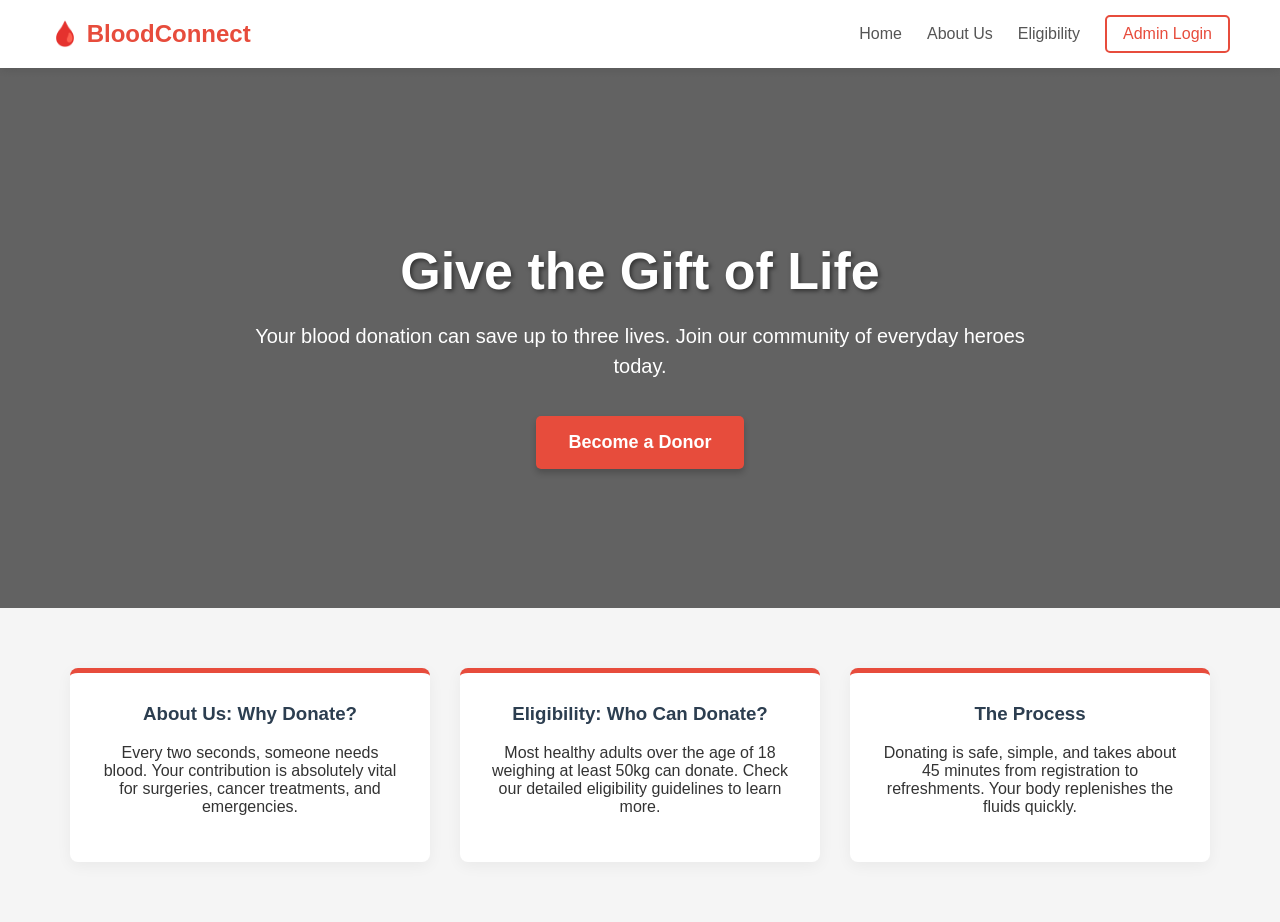
<file: Frontend/index.html>
<!doctype html>
<html lang="en">
  <head>
    <meta charset="UTF-8" />
    <meta name="viewport" content="width=device-width, initial-scale=1.0" />
    <title>BloodConnect - Give the Gift of Life</title>
    <link rel="stylesheet" href="home-style.css" />
  </head>
  <body>
    <nav class="navbar">
      <div class="logo">🩸 BloodConnect</div>

      <div class="nav-links">
        <a href="#home">Home</a>
        <a href="#about">About Us</a>
        <a href="#eligibility">Eligibility</a>
        <a href="login.html" class="admin-btn">Admin Login</a>
      </div>
    </nav>

    <header class="hero" id="home">
      <div class="hero-content">
        <h1>Give the Gift of Life</h1>
        <p>
          Your blood donation can save up to three lives. Join our community of
          everyday heroes today.
        </p>
        <button
          class="cta-btn"
          onclick="window.location.href = 'register.html'"
        >
          Become a Donor
        </button>
      </div>
    </header>

    <section class="info-section">
      <div class="info-card" id="about">
        <h3>About Us: Why Donate?</h3>
        <p>
          Every two seconds, someone needs blood. Your contribution is
          absolutely vital for surgeries, cancer treatments, and emergencies.
        </p>
      </div>

      <div class="info-card" id="eligibility">
        <h3>Eligibility: Who Can Donate?</h3>
        <p>
          Most healthy adults over the age of 18 weighing at least 50kg can
          donate. Check our detailed eligibility guidelines to learn more.
        </p>
      </div>

      <div class="info-card">
        <h3>The Process</h3>
        <p>
          Donating is safe, simple, and takes about 45 minutes from registration
          to refreshments. Your body replenishes the fluids quickly.
        </p>
      </div>
    </section>
  </body>
</html>
</file>
<file: Frontend/home-style.css>
/* Basic Reset & Smooth Scrolling */
html {
  scroll-behavior: smooth;
  scroll-padding-top: 20px;
}

body {
  margin: 0;
  padding: 0;
  font-family: "Segoe UI", Tahoma, Geneva, Verdana, sans-serif;
  background-color: #f5f5f5;
  color: #333;
  overflow-x: hidden; /* Prevents horizontal scrolling on mobile */
}

/* Navbar */
.navbar {
  display: flex;
  justify-content: space-between;
  align-items: center;
  background-color: white;
  padding: 15px 50px;
  box-shadow: 0 2px 10px rgba(0, 0, 0, 0.1);
  flex-wrap: wrap; /* Allows items to move to next line if needed */
}

.logo {
  font-size: 24px;
  font-weight: bold;
  color: #e74c3c;
}

.nav-links {
  display: flex;
  align-items: center;
  flex-wrap: wrap;
  justify-content: center;
}

.nav-links a {
  text-decoration: none;
  color: #555;
  margin-left: 25px;
  font-weight: 500;
  transition: color 0.3s;
  white-space: nowrap; /* Keeps link text on one line */
}

.nav-links a:hover {
  color: #e74c3c;
}

/* Special styling for the Admin button */
.nav-links .admin-btn {
  border: 2px solid #e74c3c;
  padding: 8px 16px;
  border-radius: 5px;
  color: #e74c3c;
}

.nav-links .admin-btn:hover {
  background-color: #e74c3c;
  color: white;
}

/* --- MOBILE RESPONSIVENESS --- */
@media (max-width: 768px) {
  .navbar {
    padding: 15px 20px;
    flex-direction: column; /* Stacks logo above links */
    gap: 15px;
    text-align: center;
  }

  .nav-links {
    margin-left: 0;
    gap: 10px;
    justify-content: center;
  }

  .nav-links a {
    margin-left: 10px;
    margin-right: 10px;
    font-size: 14px;
  }

  .hero-content h1 {
    font-size: 32px; /* Smaller heading for mobile */
  }

  .hero-content p {
    font-size: 16px;
  }
}

/* Hero Banner */
.hero {
  background-image:
    linear-gradient(rgba(0, 0, 0, 0.6), rgba(0, 0, 0, 0.6)),
    url("https://images.unsplash.com/photo-1615461066841-6116e61058f4?ixlib=rb-4.0.3&auto=format&fit=crop&w=1920&q=80");
  background-size: cover;
  background-position: center;
  height: 60vh;
  display: flex;
  align-items: center;
  justify-content: center;
  text-align: center;
  color: white;
}

.hero-content {
  max-width: 800px;
  padding: 0 20px;
}

.hero-content h1 {
  font-size: 52px;
  margin-bottom: 15px;
  text-shadow: 2px 2px 4px rgba(0, 0, 0, 0.5);
}

.hero-content p {
  font-size: 20px;
  margin-bottom: 35px;
  line-height: 1.5;
}

/* Call to Action Button */
.cta-btn {
  background-color: #e74c3c;
  color: white;
  border: none;
  padding: 16px 32px;
  font-size: 18px;
  border-radius: 5px;
  cursor: pointer;
  font-weight: bold;
  box-shadow: 0 4px 6px rgba(0, 0, 0, 0.2);
  transition:
    background-color 0.3s,
    transform 0.1s;
}

.cta-btn:hover {
  background-color: #c0392b;
  transform: translateY(-2px);
}

/* Information Cards */
.info-section {
  display: flex;
  justify-content: center;
  gap: 30px;
  padding: 60px 20px;
  flex-wrap: wrap;
}

.info-card {
  background: white;
  padding: 30px;
  border-radius: 8px;
  box-shadow: 0 4px 15px rgba(0, 0, 0, 0.05);
  width: 300px;
  text-align: center;
  border-top: 5px solid #e74c3c;
  transition: transform 0.3s;
}

.info-card:hover {
  transform: translateY(-5px);
}

.info-card h3 {
  color: #2c3e50;
  margin-top: 0;
}
</file>
